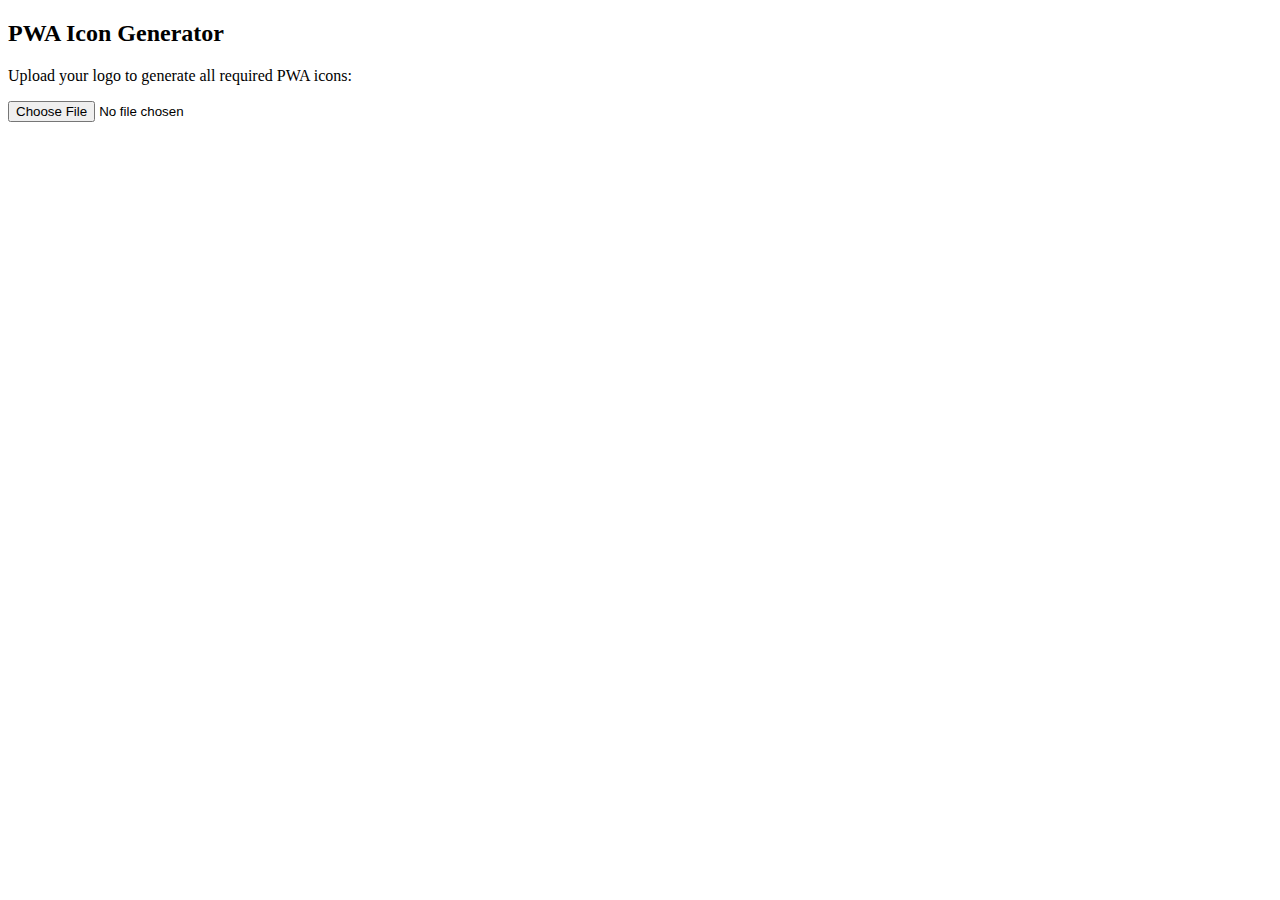
<file: generate-icons.html>
<!DOCTYPE html>
<html>
<head>
    <meta charset="UTF-8">
    <title>Generate PWA Icons</title>
</head>
<body>
    <h2>PWA Icon Generator</h2>
    <p>Upload your logo to generate all required PWA icons:</p>
    <input type="file" id="logoInput" accept="image/*">
    <div id="output"></div>
    
    <script>
        const sizes = [72, 96, 128, 144, 152, 192, 384, 512];
        
        document.getElementById('logoInput').addEventListener('change', (e) => {
            const file = e.target.files[0];
            if (!file) return;
            
            const reader = new FileReader();
            reader.onload = (event) => {
                const img = new Image();
                img.onload = () => {
                    const output = document.getElementById('output');
                    output.innerHTML = '<h3>Generated Icons (Right-click to save):</h3>';
                    
                    sizes.forEach(size => {
                        const canvas = document.createElement('canvas');
                        canvas.width = size;
                        canvas.height = size;
                        const ctx = canvas.getContext('2d');
                        
                        ctx.fillStyle = '#2d4558';
                        ctx.fillRect(0, 0, size, size);
                        
                        const padding = size * 0.1;
                        ctx.drawImage(img, padding, padding, size - padding * 2, size - padding * 2);
                        
                        const link = document.createElement('a');
                        link.download = `icon-${size}x${size}.png`;
                        link.href = canvas.toDataURL();
                        link.innerHTML = `<img src="${canvas.toDataURL()}" width="100" style="margin:10px;border:1px solid #ccc">`;
                        output.appendChild(link);
                    });
                };
                img.src = event.target.result;
            };
            reader.readAsDataURL(file);
        });
    </script>
</body>
</html>
</file>
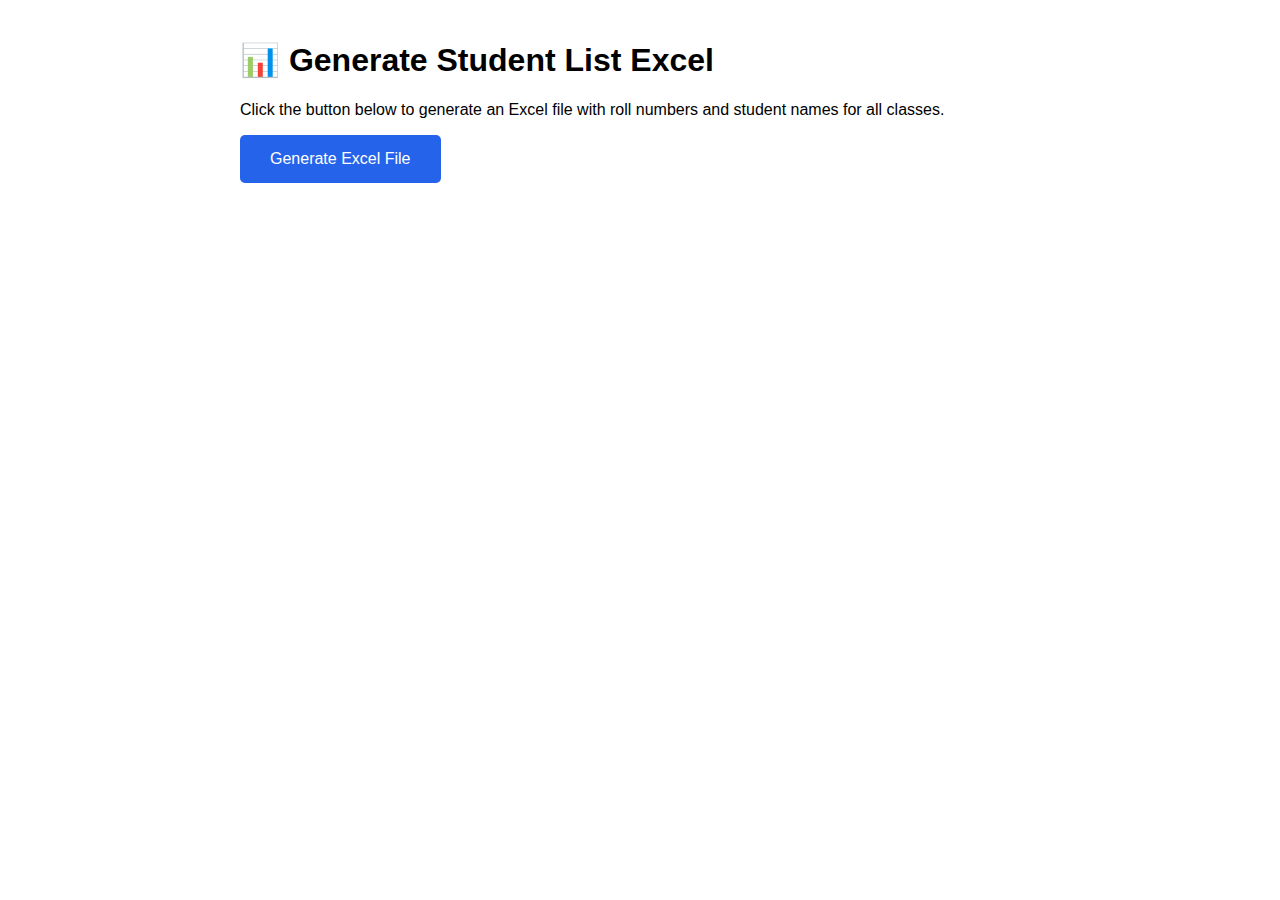
<file: generate-student-list.html>
<!DOCTYPE html>
<html lang="en">
<head>
    <meta charset="UTF-8">
    <meta name="viewport" content="width=device-width, initial-scale=1.0">
    <title>Generate Student List Excel</title>
    <script src="https://cdnjs.cloudflare.com/ajax/libs/xlsx/0.18.5/xlsx.full.min.js"></script>
    <style>
        body { font-family: Arial, sans-serif; padding: 20px; max-width: 800px; margin: 0 auto; }
        button { background: #2563eb; color: white; border: none; padding: 15px 30px; font-size: 16px; cursor: pointer; border-radius: 5px; }
        button:hover { background: #1d4ed8; }
        .status { margin-top: 20px; padding: 15px; border-radius: 5px; }
        .success { background: #d1fae5; color: #065f46; }
        .error { background: #fee2e2; color: #991b1b; }
    </style>
</head>
<body>
    <h1>📊 Generate Student List Excel</h1>
    <p>Click the button below to generate an Excel file with roll numbers and student names for all classes.</p>
    <button onclick="generateExcel()">Generate Excel File</button>
    <div id="status"></div>

    <script>
        // Embedded student data
        const class1 = [{"roll_no":1,"student_name":"ANKIT JANGIR"},{"roll_no":2,"student_name":"ANUSHKA KANWAR"},{"roll_no":3,"student_name":"DEEPIKA"},{"roll_no":4,"student_name":"DHARMENDRA"},{"roll_no":5,"student_name":"DHARNA"},{"roll_no":6,"student_name":"MAHIR SINGH"},{"roll_no":7,"student_name":"POONAM"},{"roll_no":8,"student_name":"RADHIKA"},{"roll_no":9,"student_name":"RAKSHA NEHARA"},{"roll_no":10,"student_name":"ROHIT NYOL"},{"roll_no":11,"student_name":"SHIV KUMAR"},{"roll_no":12,"student_name":"TEENA SWAMI"},{"roll_no":13,"student_name":"VISHAKHA"},{"roll_no":14,"student_name":"YUVRAJ SINGH"},{"roll_no":15,"student_name":"DIVYA SUTHAR"}];

        const class2 = [{"roll_no":1,"student_name":"AAKANSHA"},{"roll_no":2,"student_name":"AANAND SUTHAR"},{"roll_no":3,"student_name":"ARADHYA"},{"roll_no":4,"student_name":"ARCHANA"},{"roll_no":5,"student_name":"BABULAL"},{"roll_no":6,"student_name":"BHARATI"},{"roll_no":7,"student_name":"DEVENDRA"},{"roll_no":8,"student_name":"DHIRAJ"},{"roll_no":9,"student_name":"DHIRAJ"},{"roll_no":10,"student_name":"DIKSHEET"},{"roll_no":11,"student_name":"GAJANAND"},{"roll_no":12,"student_name":"HARDIK"},{"roll_no":13,"student_name":"JAYPRAKASH"},{"roll_no":14,"student_name":"KARTIKDAN"},{"roll_no":15,"student_name":"MUKESH"},{"roll_no":16,"student_name":"NAITTIK"},{"roll_no":17,"student_name":"NAVEEN"},{"roll_no":18,"student_name":"NEHA"},{"roll_no":19,"student_name":"PANKAJ"},{"roll_no":20,"student_name":"RIYAAS PAL"},{"roll_no":21,"student_name":"SHIVRAJ"},{"roll_no":22,"student_name":"SUNITA"},{"roll_no":23,"student_name":"VIJAY"}];

        const class3 = [{"roll_no":1,"student_name":"AANAND SINGH"},{"roll_no":2,"student_name":"ANURADHA"},{"roll_no":3,"student_name":"ARAV SINWAL"},{"roll_no":4,"student_name":"ARVIND JAT"},{"roll_no":5,"student_name":"DINDAYAL"},{"roll_no":6,"student_name":"DINESH"},{"roll_no":7,"student_name":"DINESH SIMAR"},{"roll_no":8,"student_name":"DIVYA"},{"roll_no":9,"student_name":"GOURI"},{"roll_no":10,"student_name":"HEJAL PAL"},{"roll_no":11,"student_name":"KANAK"},{"roll_no":12,"student_name":"KAUSHALYA"},{"roll_no":13,"student_name":"LAXMI"},{"roll_no":14,"student_name":"MAHESH BAJYA"},{"roll_no":15,"student_name":"MANISHA NEHRA"},{"roll_no":16,"student_name":"MANSI"},{"roll_no":17,"student_name":"MANVENDRA SINGH"},{"roll_no":18,"student_name":"NARESH SUTHAR"},{"roll_no":19,"student_name":"NAVEEN"},{"roll_no":20,"student_name":"NISHTHA SUTHAR"},{"roll_no":21,"student_name":"PRAVEENA"},{"roll_no":22,"student_name":"RAVI PRAKASH"},{"roll_no":23,"student_name":"SARSWATI KANWAR"},{"roll_no":24,"student_name":"SONAKSHI"}];

        function generateExcel() {
            const statusDiv = document.getElementById('status');
            statusDiv.innerHTML = '<div class="status">Generating Excel file...</div>';

            try {

                // Create workbook
                const wb = XLSX.utils.book_new();

                // Create Class 1 sheet
                const class1Data = [['Roll No', 'Student Name']];
                class1.forEach(s => class1Data.push([s.roll_no, s.student_name]));
                const ws1 = XLSX.utils.aoa_to_sheet(class1Data);
                ws1['!cols'] = [{wch: 10}, {wch: 30}];
                XLSX.utils.book_append_sheet(wb, ws1, 'Class 1');

                // Create Class 2 sheet
                const class2Data = [['Roll No', 'Student Name']];
                class2.forEach(s => class2Data.push([s.roll_no, s.student_name]));
                const ws2 = XLSX.utils.aoa_to_sheet(class2Data);
                ws2['!cols'] = [{wch: 10}, {wch: 30}];
                XLSX.utils.book_append_sheet(wb, ws2, 'Class 2');

                // Create Class 3 sheet
                const class3Data = [['Roll No', 'Student Name']];
                class3.forEach(s => class3Data.push([s.roll_no, s.student_name]));
                const ws3 = XLSX.utils.aoa_to_sheet(class3Data);
                ws3['!cols'] = [{wch: 10}, {wch: 30}];
                XLSX.utils.book_append_sheet(wb, ws3, 'Class 3');

                // Create All Students sheet
                const allData = [['Class', 'Roll No', 'Student Name']];
                class1.forEach(s => allData.push(['Class 1', s.roll_no, s.student_name]));
                class2.forEach(s => allData.push(['Class 2', s.roll_no, s.student_name]));
                class3.forEach(s => allData.push(['Class 3', s.roll_no, s.student_name]));
                const wsAll = XLSX.utils.aoa_to_sheet(allData);
                wsAll['!cols'] = [{wch: 10}, {wch: 10}, {wch: 30}];
                XLSX.utils.book_append_sheet(wb, wsAll, 'All Students');

                // Generate Excel file
                XLSX.writeFile(wb, 'Student_List_All_Classes.xlsx');

                statusDiv.innerHTML = `
                    <div class="status success">
                        <strong>✅ Success!</strong><br>
                        Excel file generated: <strong>Student_List_All_Classes.xlsx</strong><br><br>
                        <strong>Summary:</strong><br>
                        • Class 1: ${class1.length} students<br>
                        • Class 2: ${class2.length} students<br>
                        • Class 3: ${class3.length} students<br>
                        • Total: ${class1.length + class2.length + class3.length} students<br><br>
                        The file contains 4 sheets: Class 1, Class 2, Class 3, and All Students
                    </div>
                `;
            } catch (error) {
                statusDiv.innerHTML = `<div class="status error"><strong>❌ Error:</strong> ${error.message}</div>`;
            }
        }
    </script>
</body>
</html>
</file>
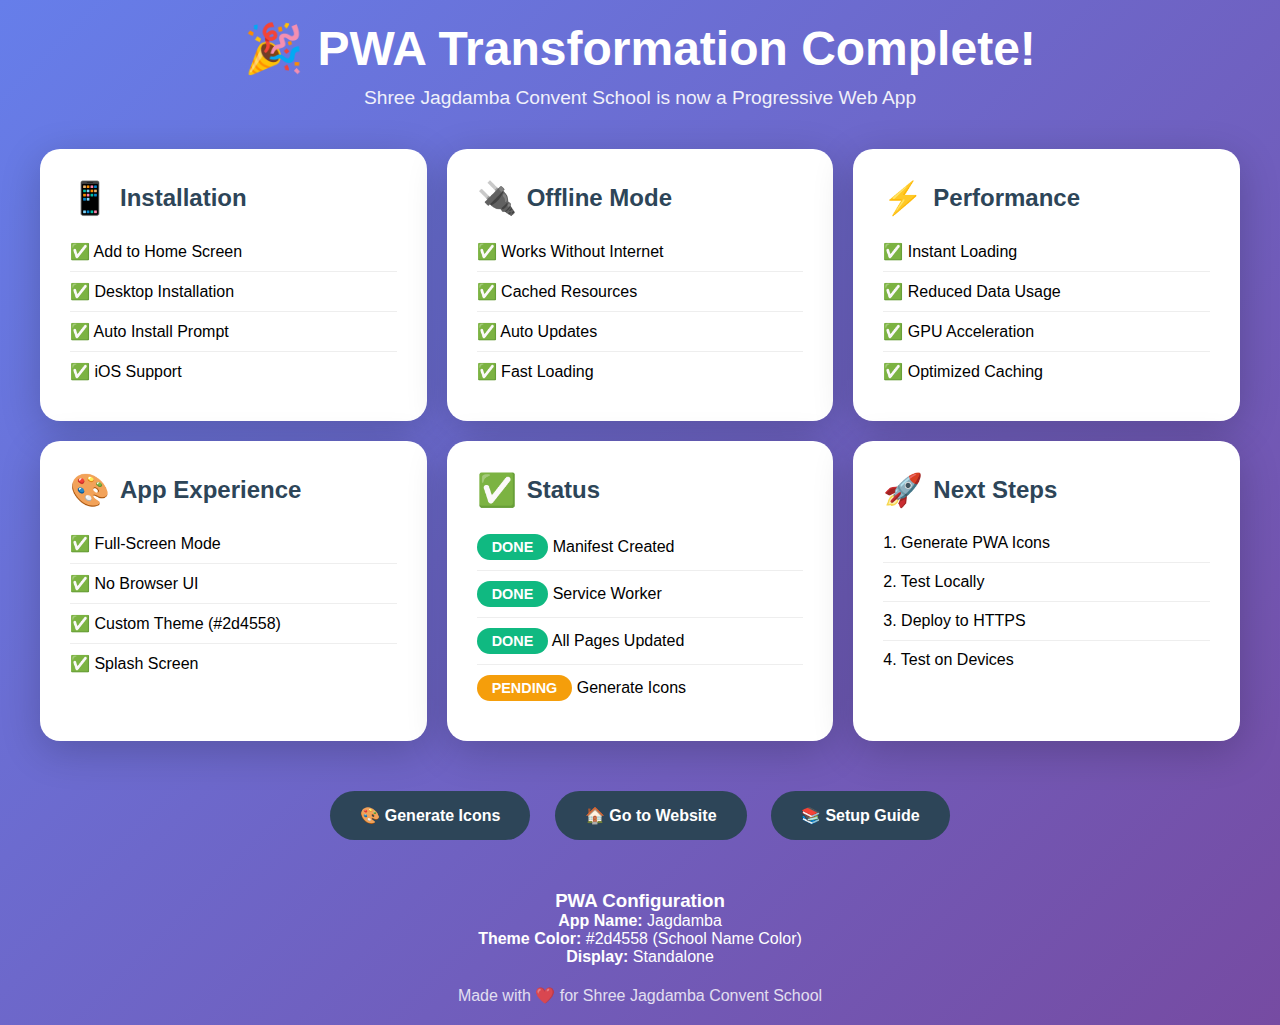
<file: pwa-info.html>
<!DOCTYPE html>
<html lang="en">
<head>
    <meta charset="UTF-8">
    <meta name="viewport" content="width=device-width, initial-scale=1.0">
    <title>PWA Features - Jagdamba</title>
    <style>
        * { margin: 0; padding: 0; box-sizing: border-box; }
        body { font-family: 'Segoe UI', Tahoma, Geneva, Verdana, sans-serif; background: linear-gradient(135deg, #667eea 0%, #764ba2 100%); min-height: 100vh; padding: 20px; }
        .container { max-width: 1200px; margin: 0 auto; }
        .header { text-align: center; color: white; margin-bottom: 40px; }
        .header h1 { font-size: 3rem; margin-bottom: 10px; }
        .header p { font-size: 1.2rem; opacity: 0.9; }
        .cards { display: grid; grid-template-columns: repeat(auto-fit, minmax(300px, 1fr)); gap: 20px; margin-bottom: 40px; }
        .card { background: white; border-radius: 20px; padding: 30px; box-shadow: 0 10px 40px rgba(0,0,0,0.2); }
        .card h2 { color: #2d4558; margin-bottom: 15px; display: flex; align-items: center; gap: 10px; }
        .card ul { list-style: none; }
        .card li { padding: 10px 0; border-bottom: 1px solid #eee; }
        .card li:last-child { border: none; }
        .icon { font-size: 2rem; }
        .status { display: inline-block; padding: 5px 15px; border-radius: 20px; font-size: 0.9rem; font-weight: 600; }
        .status.done { background: #10b981; color: white; }
        .status.pending { background: #f59e0b; color: white; }
        .btn { display: inline-block; padding: 15px 30px; background: #2d4558; color: white; text-decoration: none; border-radius: 50px; font-weight: 600; margin: 10px; transition: transform 0.3s; }
        .btn:hover { transform: translateY(-2px); }
        .footer { text-align: center; color: white; margin-top: 40px; }
        @media (max-width: 768px) {
            .header h1 { font-size: 2rem; }
            .cards { grid-template-columns: 1fr; }
        }
    </style>
</head>
<body>
    <div class="container">
        <div class="header">
            <h1>🎉 PWA Transformation Complete!</h1>
            <p>Shree Jagdamba Convent School is now a Progressive Web App</p>
        </div>

        <div class="cards">
            <div class="card">
                <h2><span class="icon">📱</span> Installation</h2>
                <ul>
                    <li>✅ Add to Home Screen</li>
                    <li>✅ Desktop Installation</li>
                    <li>✅ Auto Install Prompt</li>
                    <li>✅ iOS Support</li>
                </ul>
            </div>

            <div class="card">
                <h2><span class="icon">🔌</span> Offline Mode</h2>
                <ul>
                    <li>✅ Works Without Internet</li>
                    <li>✅ Cached Resources</li>
                    <li>✅ Auto Updates</li>
                    <li>✅ Fast Loading</li>
                </ul>
            </div>

            <div class="card">
                <h2><span class="icon">⚡</span> Performance</h2>
                <ul>
                    <li>✅ Instant Loading</li>
                    <li>✅ Reduced Data Usage</li>
                    <li>✅ GPU Acceleration</li>
                    <li>✅ Optimized Caching</li>
                </ul>
            </div>

            <div class="card">
                <h2><span class="icon">🎨</span> App Experience</h2>
                <ul>
                    <li>✅ Full-Screen Mode</li>
                    <li>✅ No Browser UI</li>
                    <li>✅ Custom Theme (#2d4558)</li>
                    <li>✅ Splash Screen</li>
                </ul>
            </div>

            <div class="card">
                <h2><span class="icon">✅</span> Status</h2>
                <ul>
                    <li><span class="status done">DONE</span> Manifest Created</li>
                    <li><span class="status done">DONE</span> Service Worker</li>
                    <li><span class="status done">DONE</span> All Pages Updated</li>
                    <li><span class="status pending">PENDING</span> Generate Icons</li>
                </ul>
            </div>

            <div class="card">
                <h2><span class="icon">🚀</span> Next Steps</h2>
                <ul>
                    <li>1. Generate PWA Icons</li>
                    <li>2. Test Locally</li>
                    <li>3. Deploy to HTTPS</li>
                    <li>4. Test on Devices</li>
                </ul>
            </div>
        </div>

        <div style="text-align: center;">
            <a href="generate-icons.html" class="btn">🎨 Generate Icons</a>
            <a href="index.html" class="btn">🏠 Go to Website</a>
            <a href="PWA-SETUP.md" class="btn">📚 Setup Guide</a>
        </div>

        <div class="footer">
            <h3>PWA Configuration</h3>
            <p><strong>App Name:</strong> Jagdamba</p>
            <p><strong>Theme Color:</strong> #2d4558 (School Name Color)</p>
            <p><strong>Display:</strong> Standalone</p>
            <p style="margin-top: 20px; opacity: 0.8;">Made with ❤️ for Shree Jagdamba Convent School</p>
        </div>
    </div>
</body>
</html>
</file>
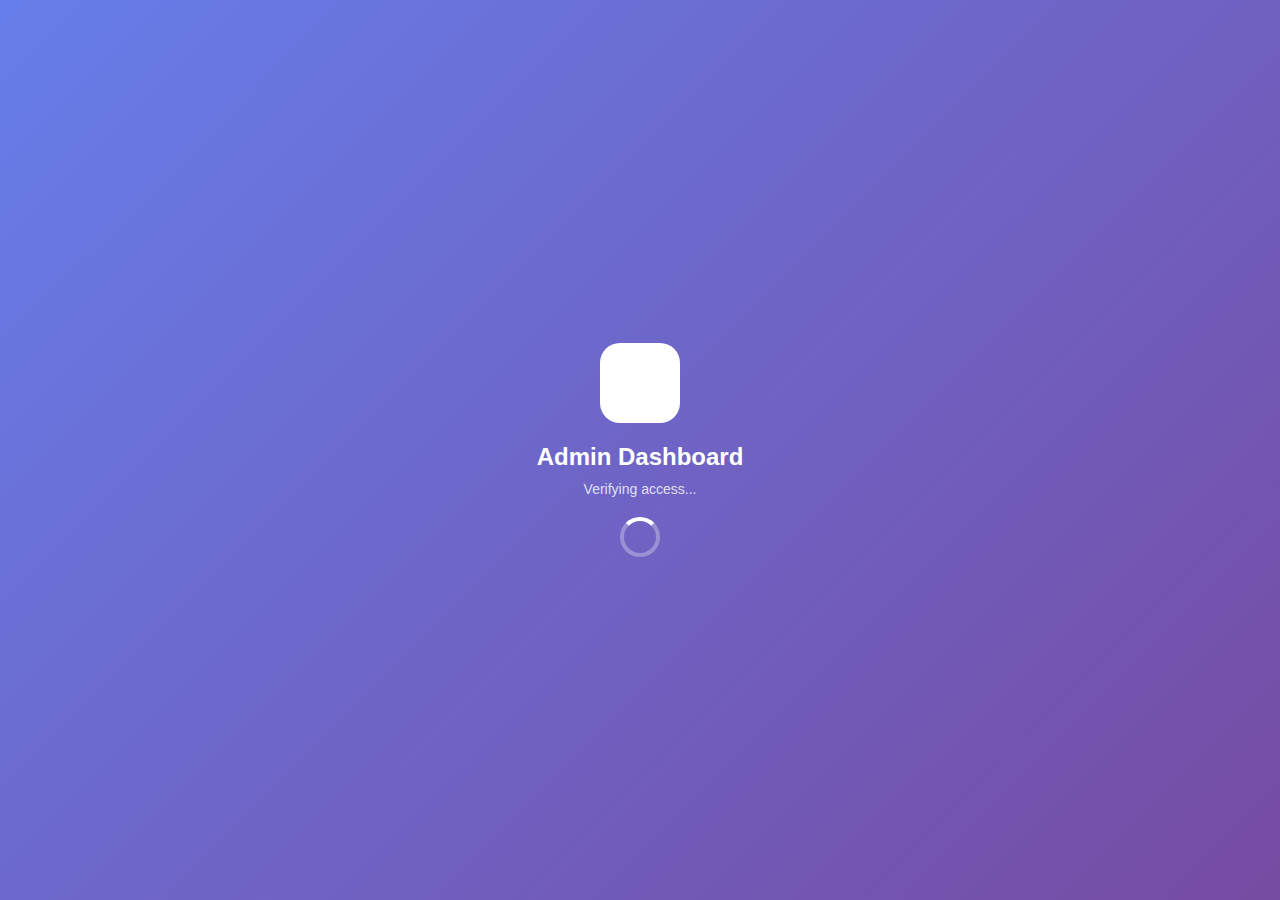
<file: admin/dashboard.html>
<!DOCTYPE html>
<html lang="en">
<head>
    <meta charset="UTF-8">
    <meta name="viewport" content="width=device-width, initial-scale=1.0">
    <title>Admin Dashboard - Contact Submissions</title>
    
    <!-- Open Graph / Facebook -->
    <meta property="og:type" content="website">
    <meta property="og:url" content="https://shree-jagdamba.web.app/admin/dashboard.html">
    <meta property="og:title" content="Admin Dashboard - Shree Jagdamba School">
    <meta property="og:description" content="Admin dashboard for managing contact submissions at Shree Jagdamba Convent School.">
    <meta property="og:image" content="https://shree-jagdamba.web.app/images/jagdamba-og.jpg">
    
    <!-- Twitter -->
    <meta property="twitter:card" content="summary_large_image">
    <meta property="twitter:url" content="https://shree-jagdamba.web.app/admin/dashboard.html">
    <meta property="twitter:title" content="Admin Dashboard - Shree Jagdamba School">
    <meta property="twitter:description" content="Admin dashboard for managing contact submissions at Shree Jagdamba Convent School.">
    <meta property="twitter:image" content="https://shree-jagdamba.web.app/images/jagdamba-og.jpg">
    
    <link rel="stylesheet" href="https://cdnjs.cloudflare.com/ajax/libs/font-awesome/6.0.0/css/all.min.css">
    <style>
        * { margin: 0; padding: 0; box-sizing: border-box; }
        body {
            font-family: 'Segoe UI', Tahoma, Geneva, Verdana, sans-serif;
            background: linear-gradient(135deg, #f5f7fa 0%, #e8eef5 100%);
            min-height: 100vh;
        }
        .header {
            background: linear-gradient(135deg, #667eea 0%, #764ba2 100%);
            color: white;
            padding: 20px 30px;
            display: flex;
            justify-content: space-between;
            align-items: center;
            box-shadow: 0 4px 20px rgba(102, 126, 234, 0.3);
            position: sticky;
            top: 0;
            z-index: 100;
        }
        .header h1 { font-size: 24px; display: flex; align-items: center; gap: 12px; }
        .header h1 i { font-size: 28px; }
        .logout-btn {
            background: rgba(255,255,255,0.2);
            color: white;
            border: 2px solid rgba(255,255,255,0.3);
            padding: 10px 24px;
            border-radius: 10px;
            cursor: pointer;
            font-size: 14px;
            font-weight: 600;
            transition: all 0.3s;
            display: flex;
            align-items: center;
            gap: 8px;
        }
        .logout-btn:hover { 
            background: rgba(255,255,255,0.3);
            transform: translateY(-2px);
            box-shadow: 0 4px 12px rgba(0,0,0,0.2);
        }
        .container {
            max-width: 1400px;
            margin: 12px auto;
            padding: 0 12px;
        }
        .stats {
            display: grid;
            grid-template-columns: repeat(4, 1fr);
            gap: 8px;
            margin-bottom: 15px;
        }
        .stat-card {
            background: white;
            padding: 12px 8px;
            border-radius: 10px;
            box-shadow: 0 2px 8px rgba(0,0,0,0.06);
            text-align: center;
            transition: all 0.3s;
            border: 1px solid rgba(102, 126, 234, 0.1);
        }
        .stat-card:hover {
            transform: translateY(-2px);
            box-shadow: 0 4px 15px rgba(102, 126, 234, 0.15);
        }
        .stat-card i { 
            font-size: 24px; 
            background: linear-gradient(135deg, #667eea 0%, #764ba2 100%);
            -webkit-background-clip: text;
            -webkit-text-fill-color: transparent;
            margin-bottom: 6px;
            display: block;
        }
        .stat-card h3 { 
            font-size: 22px; 
            color: #333; 
            margin-bottom: 2px;
            font-weight: 700;
            line-height: 1;
        }
        .stat-card p { 
            color: #666; 
            font-size: 10px; 
            font-weight: 500;
            line-height: 1.2;
        }
        .filters {
            background: white;
            padding: 15px;
            border-radius: 12px;
            margin-bottom: 15px;
            box-shadow: 0 2px 12px rgba(0,0,0,0.08);
            display: flex;
            gap: 10px;
            flex-wrap: wrap;
            border: 1px solid rgba(102, 126, 234, 0.1);
        }
        .filters input, .filters select {
            padding: 10px 14px;
            border: 2px solid #e8eef5;
            border-radius: 8px;
            font-size: 13px;
            flex: 1;
            min-width: 150px;
            transition: all 0.3s;
        }
        .filters input:focus, .filters select:focus {
            outline: none;
            border-color: #667eea;
            box-shadow: 0 0 0 3px rgba(102, 126, 234, 0.1);
        }
        .table-container {
            background: white;
            border-radius: 16px;
            box-shadow: 0 4px 20px rgba(0,0,0,0.08);
            overflow: hidden;
            border: 1px solid rgba(102, 126, 234, 0.1);
        }
        table {
            width: 100%;
            border-collapse: collapse;
        }
        th {
            background: linear-gradient(135deg, #f8f9fa 0%, #e8eef5 100%);
            padding: 18px 15px;
            text-align: left;
            font-weight: 700;
            color: #333;
            border-bottom: 3px solid #667eea;
            font-size: 13px;
            text-transform: uppercase;
            letter-spacing: 0.5px;
        }
        td {
            padding: 18px 15px;
            border-bottom: 1px solid #f0f0f0;
            color: #555;
            font-size: 14px;
        }
        tbody tr {
            transition: all 0.2s;
            cursor: pointer;
        }
        tbody tr:hover { 
            background: linear-gradient(90deg, #f8f9fa 0%, #ffffff 100%);
            transform: scale(1.01);
        }
        .badge {
            display: inline-block;
            padding: 6px 14px;
            border-radius: 20px;
            font-size: 12px;
            font-weight: 700;
            letter-spacing: 0.3px;
        }
        .badge-admission { background: #e3f2fd; color: #1976d2; border: 1px solid #1976d2; }
        .badge-feedback { background: #e8f5e9; color: #388e3c; border: 1px solid #388e3c; }
        .badge-complaint { background: #ffebee; color: #c62828; border: 1px solid #c62828; }
        .badge-leave { background: #f3e5f5; color: #7b1fa2; border: 1px solid #7b1fa2; }
        .badge-other { background: #fff3e0; color: #f57c00; border: 1px solid #f57c00; }
        .action-btn {
            background: none;
            border: none;
            color: #667eea;
            cursor: pointer;
            font-size: 18px;
            padding: 8px 12px;
            transition: all 0.3s;
            border-radius: 8px;
        }
        .action-btn:hover { 
            color: #764ba2;
            background: rgba(102, 126, 234, 0.1);
            transform: scale(1.1);
        }
        .delete-btn { color: #e53e3e; }
        .delete-btn:hover { 
            color: #c53030;
            background: rgba(229, 62, 62, 0.1);
        }
        .empty-state {
            text-align: center;
            padding: 60px 20px;
            color: #999;
        }
        .empty-state i { font-size: 80px; margin-bottom: 20px; }
        .modal {
            display: none;
            position: fixed;
            top: 0;
            left: 0;
            width: 100%;
            height: 100%;
            background: rgba(0,0,0,0.5);
            z-index: 1000;
            align-items: center;
            justify-content: center;
        }
        .modal.show { display: flex; }
        .modal-content {
            background: white;
            padding: 35px;
            border-radius: 20px;
            max-width: 600px;
            width: 90%;
            max-height: 80vh;
            overflow-y: auto;
            box-shadow: 0 20px 60px rgba(0,0,0,0.3);
            animation: slideUp 0.3s ease;
        }
        @keyframes slideUp {
            from { opacity: 0; transform: translateY(30px); }
            to { opacity: 1; transform: translateY(0); }
        }
        .modal-header {
            display: flex;
            justify-content: space-between;
            align-items: center;
            margin-bottom: 20px;
        }
        .modal-header h2 { color: #333; }
        .close-btn {
            background: none;
            border: none;
            font-size: 24px;
            cursor: pointer;
            color: #999;
        }
        .detail-row {
            margin-bottom: 15px;
            padding-bottom: 15px;
            border-bottom: 1px solid #f0f0f0;
        }
        .detail-row:last-child { border-bottom: none; }
        .detail-label {
            font-weight: 700;
            color: #667eea;
            margin-bottom: 8px;
            font-size: 13px;
            text-transform: uppercase;
            letter-spacing: 0.5px;
        }
        .detail-value { color: #555; }
        .splash-screen {
            position: fixed;
            top: 0;
            left: 0;
            width: 100%;
            height: 100%;
            background: linear-gradient(135deg, #667eea 0%, #764ba2 100%);
            display: flex;
            flex-direction: column;
            align-items: center;
            justify-content: center;
            z-index: 9999;
            transition: opacity 0.5s ease;
        }
        .splash-screen.hide {
            opacity: 0;
            pointer-events: none;
        }
        .splash-logo {
            width: 80px;
            height: 80px;
            background: white;
            border-radius: 20px;
            display: flex;
            align-items: center;
            justify-content: center;
            margin-bottom: 20px;
            animation: pulse 1.5s infinite;
        }
        .splash-logo i {
            font-size: 40px;
            background: linear-gradient(135deg, #667eea 0%, #764ba2 100%);
            -webkit-background-clip: text;
            -webkit-text-fill-color: transparent;
        }
        .splash-text {
            color: white;
            font-size: 24px;
            font-weight: 700;
            margin-bottom: 10px;
        }
        .splash-subtext {
            color: rgba(255,255,255,0.8);
            font-size: 14px;
        }
        .spinner {
            width: 40px;
            height: 40px;
            border: 4px solid rgba(255,255,255,0.3);
            border-top-color: white;
            border-radius: 50%;
            animation: spin 1s linear infinite;
            margin-top: 20px;
        }
        @keyframes pulse {
            0%, 100% { transform: scale(1); }
            50% { transform: scale(1.05); }
        }
        @keyframes spin {
            to { transform: rotate(360deg); }
        }
        .main-content {
            opacity: 0;
            transition: opacity 0.5s ease;
        }
        .main-content.show {
            opacity: 1;
        }
        @media (max-width: 768px) {
            .header { padding: 12px 15px; }
            .header h1 { font-size: 16px; gap: 8px; }
            .header h1 i { font-size: 18px; }
            .logout-btn { padding: 6px 12px; font-size: 12px; gap: 4px; }
            .container { margin: 8px auto; padding: 0 8px; }
            .stats { gap: 6px; grid-template-columns: repeat(4, 1fr); }
            .stat-card { padding: 10px 6px; border-radius: 8px; }
            .stat-card i { font-size: 20px; margin-bottom: 4px; }
            .stat-card h3 { font-size: 18px; }
            .stat-card p { font-size: 8px; }
            .filters { padding: 10px; gap: 6px; }
            .filters input, .filters select { min-width: 100%; font-size: 13px; padding: 8px 10px; }
            .table-container { overflow-x: auto; }
            table { min-width: 800px; }
        }
    </style>
</head>
<body>
    <div class="splash-screen" id="splashScreen">
        <div class="splash-logo">
            <i class="fas fa-shield-alt"></i>
        </div>
        <div class="splash-text">Admin Dashboard</div>
        <div class="splash-subtext">Verifying access...</div>
        <div class="spinner"></div>
    </div>

    <div class="main-content" id="mainContent">
    <div class="header">
        <h1><i class="fas fa-tachometer-alt"></i> Admin Dashboard</h1>
        <div style="display: flex; gap: 10px;">
            <a href="../index.html" class="logout-btn" style="text-decoration: none;">
                <i class="fas fa-home"></i> Home
            </a>
            <button class="logout-btn" id="logoutBtn">
                <i class="fas fa-sign-out-alt"></i> Logout
            </button>
        </div>
    </div>

    <div class="container">
        <div class="stats">
            <div class="stat-card">
                <i class="fas fa-envelope"></i>
                <h3 id="totalCount">0</h3>
                <p>Total Submissions</p>
            </div>
            <div class="stat-card">
                <i class="fas fa-graduation-cap"></i>
                <h3 id="admissionCount">0</h3>
                <p>Admission Enquiries</p>
            </div>
            <div class="stat-card">
                <i class="fas fa-comments"></i>
                <h3 id="feedbackCount">0</h3>
                <p>Feedback</p>
            </div>
            <div class="stat-card">
                <i class="fas fa-clock"></i>
                <h3 id="todayCount">0</h3>
                <p>Today's Submissions</p>
            </div>
        </div>

        <div class="filters">
            <input type="text" id="searchInput" placeholder="🔍 Search by name, phone, student...">
            <select id="subjectFilter">
                <option value="">All Subjects</option>
                <option value="admission">Admission Enquiry</option>
                <option value="feedback">Feedback</option>
                <option value="complaint">Complaint</option>
                <option value="leave">Student Leave</option>
                <option value="other">Other</option>
            </select>
            <select id="classFilter">
                <option value="">All Classes</option>
                <option value="nursery">Nursery</option>
                <option value="lkg">LKG</option>
                <option value="ukg">UKG</option>
                <option value="1">Class 1</option>
                <option value="2">Class 2</option>
                <option value="3">Class 3</option>
                <option value="4">Class 4</option>
            </select>
        </div>

        <div class="table-container">
            <table>
                <thead>
                    <tr>
                        <th>View</th>
                        <th>Date</th>
                        <th>Parent Name</th>
                        <th>Phone</th>
                        <th>Student Name</th>
                        <th>Class</th>
                        <th>Subject</th>
                        <th>Delete</th>
                    </tr>
                </thead>
                <tbody id="tableBody">
                    <tr>
                        <td colspan="7" class="empty-state">
                            <i class="fas fa-inbox"></i>
                            <p>No submissions yet</p>
                        </td>
                    </tr>
                </tbody>
            </table>
        </div>
    </div>

    <div class="modal" id="detailModal">
        <div class="modal-content">
            <div class="modal-header">
                <h2>Submission Details</h2>
                <button class="close-btn" onclick="closeModal()">×</button>
            </div>
            <div id="modalBody"></div>
        </div>
    </div>
    </div>

    <script type="module">
        import { initializeApp } from 'https://www.gstatic.com/firebasejs/10.7.1/firebase-app.js';
        import { getAuth, onAuthStateChanged, signOut } from 'https://www.gstatic.com/firebasejs/10.7.1/firebase-auth.js';
        import { getFirestore, collection, query, orderBy, onSnapshot, deleteDoc, doc } from 'https://www.gstatic.com/firebasejs/10.7.1/firebase-firestore.js';

        const firebaseConfig = {
            apiKey: "AIzaSyCDD4bEr2ILayjw6PNJp2k0Hd-q1Lb_Q_8",
            authDomain: "shree-jagdamba.firebaseapp.com",
            projectId: "shree-jagdamba",
            storageBucket: "shree-jagdamba.firebasestorage.app",
            messagingSenderId: "510037364219",
            appId: "1:510037364219:web:f2f60eeea7138b6b0d0f5e"
        };

        const app = initializeApp(firebaseConfig);
        const auth = getAuth(app);
        const db = getFirestore(app);

        let allSubmissions = [];

        onAuthStateChanged(auth, (user) => {
            if (!user) {
                window.location.href = 'login.html';
            } else {
                // User is authenticated, show content
                setTimeout(() => {
                    document.getElementById('splashScreen').classList.add('hide');
                    document.getElementById('mainContent').classList.add('show');
                }, 800);
            }
        });

        document.getElementById('logoutBtn').addEventListener('click', () => {
            signOut(auth).then(() => window.location.href = 'login.html');
        });

        const q = query(collection(db, 'contactSubmissions'), orderBy('timestamp', 'desc'));
        onSnapshot(q, (snapshot) => {
            allSubmissions = snapshot.docs.map(doc => ({ id: doc.id, ...doc.data() }));
            updateStats();
            renderTable(allSubmissions);
        });

        function updateStats() {
            document.getElementById('totalCount').textContent = allSubmissions.length;
            document.getElementById('admissionCount').textContent = 
                allSubmissions.filter(s => s.subject === 'admission').length;
            document.getElementById('feedbackCount').textContent = 
                allSubmissions.filter(s => s.subject === 'feedback').length;
            
            const today = new Date().toDateString();
            document.getElementById('todayCount').textContent = 
                allSubmissions.filter(s => new Date(s.timestamp).toDateString() === today).length;
        }

        const subjectLabels = {
            admission: 'Admission Enquiry',
            feedback: 'Feedback',
            complaint: 'Complaint',
            leave: 'Student Leave',
            other: 'Other'
        };

        function renderTable(data) {
            const tbody = document.getElementById('tableBody');
            if (data.length === 0) {
                tbody.innerHTML = '<tr><td colspan="7" class="empty-state"><i class="fas fa-inbox"></i><p>No submissions found</p></td></tr>';
                return;
            }

            tbody.innerHTML = data.map(item => `
                <tr onclick="viewDetails('${item.id}')">
                    <td onclick="event.stopPropagation()">
                        <button class="action-btn" onclick="viewDetails('${item.id}')">
                            <i class="fas fa-eye"></i>
                        </button>
                    </td>
                    <td>${new Date(item.timestamp).toLocaleDateString()}</td>
                    <td>${item.name}</td>
                    <td>${item.phone}</td>
                    <td>${item.studentName}</td>
                    <td>${item.class || '-'}</td>
                    <td><span class="badge badge-${item.subject}">${subjectLabels[item.subject] || item.subject}</span></td>
                    <td onclick="event.stopPropagation()">
                        <button class="action-btn delete-btn" onclick="deleteSubmission('${item.id}')">
                            <i class="fas fa-trash"></i>
                        </button>
                    </td>
                </tr>
            `).join('');
        }

        window.viewDetails = (id) => {
            const item = allSubmissions.find(s => s.id === id);
            document.getElementById('modalBody').innerHTML = `
                <div class="detail-row">
                    <div class="detail-label">Date & Time</div>
                    <div class="detail-value">${new Date(item.timestamp).toLocaleString()}</div>
                </div>
                <div class="detail-row">
                    <div class="detail-label">Parent Name</div>
                    <div class="detail-value">${item.name}</div>
                </div>
                <div class="detail-row">
                    <div class="detail-label">Phone</div>
                    <div class="detail-value">${item.phone}</div>
                </div>
                <div class="detail-row">
                    <div class="detail-label">Student Name</div>
                    <div class="detail-value">${item.studentName}</div>
                </div>
                <div class="detail-row">
                    <div class="detail-label">Class</div>
                    <div class="detail-value">${item.class || 'Not specified'}</div>
                </div>
                <div class="detail-row">
                    <div class="detail-label">Subject</div>
                    <div class="detail-value"><span class="badge badge-${item.subject}">${subjectLabels[item.subject] || item.subject}</span></div>
                </div>
                <div class="detail-row">
                    <div class="detail-label">Message</div>
                    <div class="detail-value">${item.message}</div>
                </div>
            `;
            document.getElementById('detailModal').classList.add('show');
        };

        window.closeModal = () => {
            document.getElementById('detailModal').classList.remove('show');
        };

        window.deleteSubmission = async (id) => {
            if (confirm('Are you sure you want to delete this submission?')) {
                await deleteDoc(doc(db, 'contactSubmissions', id));
            }
        };

        document.getElementById('searchInput').addEventListener('input', filterData);
        document.getElementById('subjectFilter').addEventListener('change', filterData);
        document.getElementById('classFilter').addEventListener('change', filterData);

        function filterData() {
            const search = document.getElementById('searchInput').value.toLowerCase();
            const subject = document.getElementById('subjectFilter').value;
            const classVal = document.getElementById('classFilter').value;

            const filtered = allSubmissions.filter(item => {
                const matchSearch = !search || 
                    item.name.toLowerCase().includes(search) ||
                    item.phone.includes(search) ||
                    item.studentName.toLowerCase().includes(search);
                const matchSubject = !subject || item.subject === subject;
                const matchClass = !classVal || item.class === classVal;
                return matchSearch && matchSubject && matchClass;
            });

            renderTable(filtered);
        }

        document.getElementById('detailModal').addEventListener('click', (e) => {
            if (e.target.id === 'detailModal') closeModal();
        });
    </script>
</body>
</html>
</file>
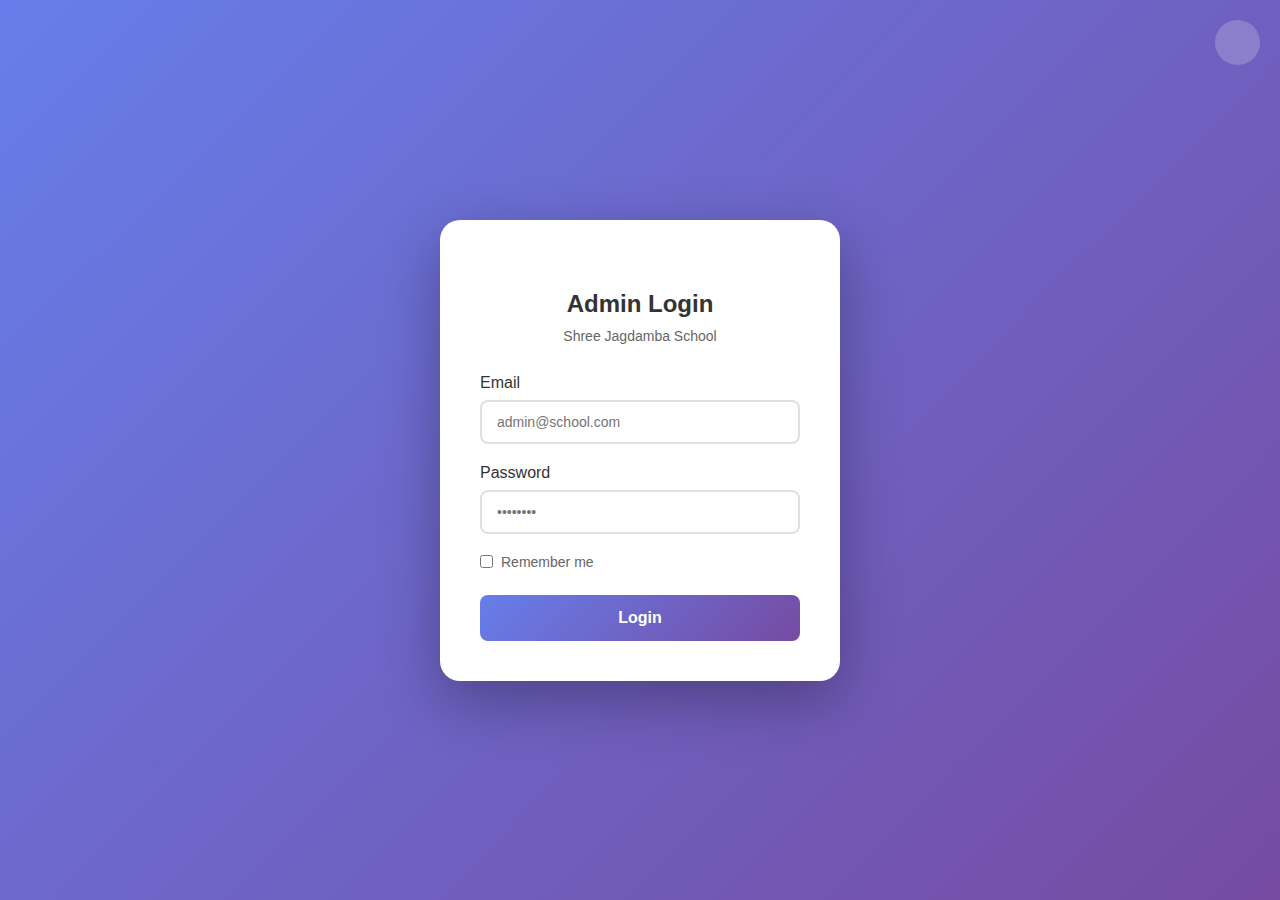
<file: admin/login.html>
<!DOCTYPE html>
<html lang="en">
<head>
    <meta charset="UTF-8">
    <meta name="viewport" content="width=device-width, initial-scale=1.0">
    <meta name="referrer" content="no-referrer">
    <meta http-equiv="Content-Security-Policy" content="default-src 'self' https:; script-src 'self' 'unsafe-inline' https://www.gstatic.com https://cdnjs.cloudflare.com; style-src 'self' 'unsafe-inline' https://cdnjs.cloudflare.com;">
    <title>Admin Login - Shree Jagdamba School</title>
    <link rel="stylesheet" href="https://cdnjs.cloudflare.com/ajax/libs/font-awesome/6.0.0/css/all.min.css">
    <style>
        * { margin: 0; padding: 0; box-sizing: border-box; }
        body {
            font-family: 'Segoe UI', Tahoma, Geneva, Verdana, sans-serif;
            background: linear-gradient(135deg, #667eea 0%, #764ba2 100%);
            min-height: 100vh;
            display: flex;
            align-items: center;
            justify-content: center;
            padding: 20px;
        }
        .login-container {
            background: white;
            padding: 40px;
            border-radius: 20px;
            box-shadow: 0 20px 60px rgba(0,0,0,0.3);
            width: 100%;
            max-width: 400px;
        }
        .logo { text-align: center; margin-bottom: 30px; }
        .logo i { font-size: 60px; color: #667eea; }
        h1 { text-align: center; color: #333; margin-bottom: 10px; font-size: 24px; }
        p { text-align: center; color: #666; margin-bottom: 30px; font-size: 14px; }
        .form-group { margin-bottom: 20px; position: relative; }
        label { display: block; margin-bottom: 8px; color: #333; font-weight: 500; }
        input {
            width: 100%;
            padding: 12px 15px;
            border: 2px solid #e0e0e0;
            border-radius: 8px;
            font-size: 14px;
            transition: all 0.3s;
        }
        input:focus {
            outline: none;
            border-color: #667eea;
        }
        .password-toggle {
            position: absolute;
            right: 15px;
            top: 42px;
            cursor: pointer;
            color: #999;
            transition: color 0.3s;
        }
        .password-toggle:hover { color: #667eea; }
        .btn {
            width: 100%;
            padding: 14px;
            background: linear-gradient(135deg, #667eea 0%, #764ba2 100%);
            color: white;
            border: none;
            border-radius: 8px;
            font-size: 16px;
            font-weight: 600;
            cursor: pointer;
            transition: transform 0.2s;
        }
        .btn:hover { transform: translateY(-2px); }
        .btn:disabled {
            opacity: 0.6;
            cursor: not-allowed;
        }
        .error {
            background: #fee;
            color: #c33;
            padding: 12px;
            border-radius: 8px;
            margin-bottom: 20px;
            display: none;
            font-size: 14px;
        }
        .error.show { display: block; }
    </style>
</head>
<body>
    <div class="login-container">
        <a href="../index.html" style="position: absolute; top: 20px; right: 20px; color: white; font-size: 24px; text-decoration: none; background: rgba(255,255,255,0.2); width: 45px; height: 45px; border-radius: 50%; display: flex; align-items: center; justify-content: center; transition: all 0.3s;" onmouseover="this.style.background='rgba(255,255,255,0.3)'" onmouseout="this.style.background='rgba(255,255,255,0.2)'">
            <i class="fas fa-home"></i>
        </a>
        <div class="logo"><i class="fas fa-user-shield"></i></div>
        <h1>Admin Login</h1>
        <p>Shree Jagdamba School</p>
        
        <div class="error" id="error"></div>
        
        <form id="loginForm">
            <div class="form-group">
                <label for="email"><i class="fas fa-envelope"></i> Email</label>
                <input type="email" id="email" name="email" autocomplete="username" required placeholder="admin@school.com">
            </div>
            <div class="form-group">
                <label for="password"><i class="fas fa-lock"></i> Password</label>
                <input type="password" id="password" name="password" autocomplete="current-password" required placeholder="••••••••">
                <i class="fas fa-eye password-toggle" id="togglePassword"></i>
            </div>
            <div class="form-group" style="margin-bottom: 25px;">
                <label style="display: flex; align-items: center; cursor: pointer; font-weight: 400;">
                    <input type="checkbox" id="rememberMe" style="width: auto; margin-right: 8px; cursor: pointer;">
                    <span style="color: #666; font-size: 14px;">Remember me</span>
                </label>
            </div>
            <button type="submit" class="btn" id="loginBtn">
                <i class="fas fa-sign-in-alt"></i> Login
            </button>
        </form>
    </div>

    <script>
        // Check if user is already logged in - BEFORE loading anything
        const savedEmail = localStorage.getItem('adminEmail');
        const savedPassword = localStorage.getItem('adminPassword');
        
        if (savedEmail && savedPassword) {
            // Immediate redirect without showing login page
            window.location.replace('dashboard.html');
        }
    </script>

    <script type="module">
        import { initializeApp } from 'https://www.gstatic.com/firebasejs/10.7.1/firebase-app.js';
        import { getAuth, signInWithEmailAndPassword } from 'https://www.gstatic.com/firebasejs/10.7.1/firebase-auth.js';

        const firebaseConfig = {
            apiKey: "AIzaSyCDD4bEr2ILayjw6PNJp2k0Hd-q1Lb_Q_8",
            authDomain: "shree-jagdamba.firebaseapp.com",
            projectId: "shree-jagdamba",
            storageBucket: "shree-jagdamba.firebasestorage.app",
            messagingSenderId: "510037364219",
            appId: "1:510037364219:web:f2f60eeea7138b6b0d0f5e"
        };

        const app = initializeApp(firebaseConfig);
        const auth = getAuth(app);

        const form = document.getElementById('loginForm');
        const error = document.getElementById('error');
        const btn = document.getElementById('loginBtn');
        const rememberMe = document.getElementById('rememberMe');

        // Password toggle
        const togglePassword = document.getElementById('togglePassword');
        const passwordInput = document.getElementById('password');
        
        togglePassword.addEventListener('click', () => {
            const type = passwordInput.type === 'password' ? 'text' : 'password';
            passwordInput.type = type;
            togglePassword.classList.toggle('fa-eye');
            togglePassword.classList.toggle('fa-eye-slash');
        });

        form.addEventListener('submit', async (e) => {
            e.preventDefault();
            error.classList.remove('show');
            btn.disabled = true;
            btn.innerHTML = '<i class="fas fa-spinner fa-spin"></i> Logging in...';

            const email = document.getElementById('email').value;
            const password = document.getElementById('password').value;

            try {
                await signInWithEmailAndPassword(auth, email, password);
                
                // Save credentials if remember me is checked
                if (rememberMe.checked) {
                    localStorage.setItem('adminEmail', email);
                    localStorage.setItem('adminPassword', password);
                } else {
                    localStorage.removeItem('adminEmail');
                    localStorage.removeItem('adminPassword');
                }
                
                window.location.replace('dashboard.html');
            } catch (err) {
                error.textContent = 'Invalid email or password';
                error.classList.add('show');
                btn.disabled = false;
                btn.innerHTML = '<i class="fas fa-sign-in-alt"></i> Login';
            }
        });
    </script>
</body>
</html>
</file>
